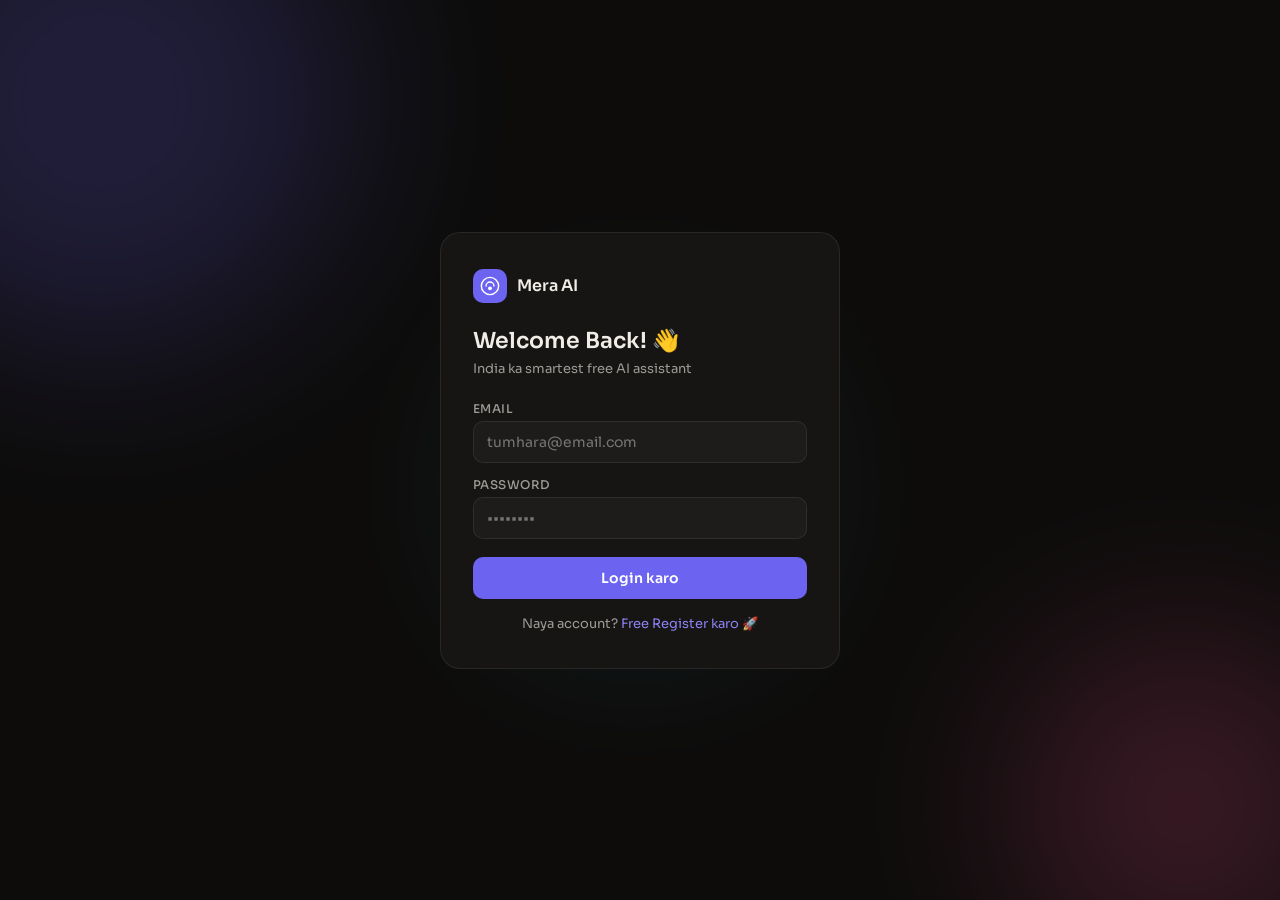
<file: index.html>
<!DOCTYPE html>
<html lang="hi" data-theme="dark">
<head>
<meta charset="UTF-8">
<meta name="viewport" content="width=device-width, initial-scale=1.0, maximum-scale=1.0">
<title>Mera AI — Smart Assistant</title>
<link rel="preconnect" href="https://fonts.googleapis.com">
<link href="https://fonts.googleapis.com/css2?family=Sora:wght@300;400;500;600;700&family=JetBrains+Mono:wght@400;500&display=swap" rel="stylesheet">
<link rel="stylesheet" href="css/style.css">
</head>
<body>

<!-- LOGIN PAGE -->
<div id="login-page" class="page active">
  <div class="auth-bg">
    <div class="orb orb1"></div><div class="orb orb2"></div><div class="orb orb3"></div>
  </div>
  <div class="auth-card">
    <div class="brand-logo"><div class="brand-icon"><svg width="22" height="22" viewBox="0 0 28 28" fill="none"><circle cx="14" cy="14" r="11" stroke="white" stroke-width="1.8"/><path d="M9 14c0-2.76 2.24-5 5-5s5 2.24 5 5" stroke="white" stroke-width="1.8" stroke-linecap="round"/><circle cx="14" cy="17" r="2.5" fill="white"/></svg></div><span>Mera AI</span></div>
    <h1>Welcome Back! 👋</h1>
    <p class="auth-sub">India ka smartest free AI assistant</p>
    <div class="form-group"><label>Email</label><input type="email" id="login-email" placeholder="tumhara@email.com" autocomplete="email"/></div>
    <div class="form-group"><label>Password</label><input type="password" id="login-pass" placeholder="••••••••" autocomplete="current-password"/></div>
    <button class="btn-primary" onclick="emailLogin()">Login karo</button>
    <p class="auth-switch">Naya account? <a onclick="showPage('signup-page')">Free Register karo 🚀</a></p>
  </div>
</div>

<!-- SIGNUP PAGE -->
<div id="signup-page" class="page">
  <div class="auth-bg"><div class="orb orb1"></div><div class="orb orb2"></div></div>
  <div class="auth-card">
    <div class="brand-logo"><div class="brand-icon"><svg width="22" height="22" viewBox="0 0 28 28" fill="none"><circle cx="14" cy="14" r="11" stroke="white" stroke-width="1.8"/><path d="M9 14c0-2.76 2.24-5 5-5s5 2.24 5 5" stroke="white" stroke-width="1.8" stroke-linecap="round"/><circle cx="14" cy="17" r="2.5" fill="white"/></svg></div><span>Mera AI</span></div>
    <h1>Free Account Banao</h1>
    <p class="auth-sub">Koi credit card nahi chahiye — 100% free shuru karo</p>
    <div class="form-group"><label>Naam</label><input type="text" id="signup-name" placeholder="Tumhara naam" autocomplete="name"/></div>
    <div class="form-group"><label>Email</label><input type="email" id="signup-email" placeholder="tumhara@email.com" autocomplete="email"/></div>
    <div class="form-group"><label>Password</label><input type="password" id="signup-pass" placeholder="6+ characters" autocomplete="new-password"/></div>
    <button class="btn-primary" onclick="doSignup()">Account Banao — Free! 🎉</button>
    <p class="auth-switch">Already account hai? <a onclick="showPage('login-page')">Login karo</a></p>
  </div>
</div>

<!-- MAIN APP -->
<div id="main-app" class="page">
  <div id="sidebar-overlay" class="sidebar-overlay" onclick="closeSidebar()"></div>

  <!-- SIDEBAR -->
  <aside id="sidebar" class="sidebar">
    <div class="sidebar-head">
      <div class="brand-logo small"><div class="brand-icon small"><svg width="14" height="14" viewBox="0 0 28 28" fill="none"><circle cx="14" cy="14" r="11" stroke="white" stroke-width="2"/><path d="M9 14c0-2.76 2.24-5 5-5s5 2.24 5 5" stroke="white" stroke-width="2" stroke-linecap="round"/><circle cx="14" cy="17" r="2.5" fill="white"/></svg></div><span>Mera AI</span></div>
      <button class="icon-btn" onclick="closeSidebar()">✕</button>
    </div>

    <button class="new-chat-btn" onclick="newChat()">+ Naya Chat</button>

    <!-- Mode Selector -->
    <div class="mode-section">
      <div class="section-label">⚡ Mode</div>
      <div class="mode-grid">
        <button class="mode-btn active" id="mode-chat" onclick="setMode('chat')">💬 Chat</button>
        <button class="mode-btn" id="mode-image" onclick="setMode('image')">🎨 Image</button>
        <button class="mode-btn" id="mode-code" onclick="setMode('code')">💻 Code</button>
        <button class="mode-btn" id="mode-pdf" onclick="setMode('pdf')">📄 PDF</button>
      </div>
    </div>

    <!-- Language -->
    <div class="lang-section">
      <div class="section-label">🌐 Bhasha</div>
      <select id="lang-select" class="lang-select" onchange="changeLang()">
        <option value="hinglish">🇮🇳 Hinglish</option>
        <option value="hindi">🇮🇳 Hindi</option>
        <option value="english">🇬🇧 English</option>
        <option value="bengali">Bengali</option>
        <option value="tamil">Tamil</option>
        <option value="telugu">Telugu</option>
        <option value="marathi">Marathi</option>
        <option value="gujarati">Gujarati</option>
      </select>
    </div>

    <div class="section-label">💬 Purane Chats</div>
    <div id="chat-list" class="chat-list"></div>

    <div class="sidebar-footer">
      <!-- Plan Badge -->
      <div class="plan-row" id="plan-row" onclick="showPlans()">
        <span id="plan-badge" class="plan-badge free">Free Plan</span>
        <span class="upgrade-hint">Upgrade →</span>
      </div>
      <div class="user-row" onclick="showProfile()">
        <div class="user-av" id="sidebar-av">U</div>
        <div class="user-meta">
          <div class="user-nm" id="sidebar-name">User</div>
          <div class="user-em" id="sidebar-email">user@email.com</div>
        </div>
      </div>
      <button class="logout-btn" onclick="logout()">Logout</button>
    </div>
  </aside>

  <!-- MAIN AREA -->
  <main class="chat-area">
    <!-- TOPBAR -->
    <div class="topbar">
      <button class="icon-btn" onclick="openSidebar()">
        <svg width="20" height="20" viewBox="0 0 20 20" fill="none"><path d="M3 5h14M3 10h14M3 15h14" stroke="currentColor" stroke-width="1.5" stroke-linecap="round"/></svg>
      </button>
      <div class="topbar-center">
        <span id="mode-label">💬 Chat Mode</span>
      </div>
      <div class="topbar-right">
        <button class="icon-btn" onclick="toggleTheme()" id="theme-btn">
          <svg id="theme-svg" width="18" height="18" viewBox="0 0 18 18" fill="none"><path d="M2 9a7 7 0 0 1 9.95-6.37A5 5 0 1 0 9.95 15.37 7 7 0 0 1 2 9z" fill="currentColor"/></svg>
        </button>
        <button class="icon-btn" onclick="clearChat()">
          <svg width="18" height="18" viewBox="0 0 18 18" fill="none"><path d="M3 5h12l-1 10H4L3 5zM6 5V3h6v2M1 5h16" stroke="currentColor" stroke-width="1.4" stroke-linecap="round" stroke-linejoin="round"/></svg>
        </button>
      </div>
    </div>

    <!-- MESSAGES -->
    <div id="messages" class="messages"></div>

    <!-- PDF UPLOAD AREA -->
    <div id="pdf-area" class="pdf-area" style="display:none">
      <label class="pdf-upload" for="pdf-input">
        <span>📄 PDF yahan drop karo ya click karo</span>
        <input type="file" id="pdf-input" accept=".pdf" onchange="handlePDF(this)" style="display:none"/>
      </label>
      <div id="pdf-status" class="pdf-status"></div>
    </div>

    <!-- CODE EDITOR -->
    <div id="code-area" class="code-area" style="display:none">
      <div class="code-toolbar">
        <select id="code-lang" class="code-lang-select">
          <option value="python">Python</option>
          <option value="javascript">JavaScript</option>
          <option value="html">HTML</option>
          <option value="css">CSS</option>
          <option value="java">Java</option>
          <option value="cpp">C++</option>
        </select>
        <button class="code-btn" onclick="explainCode()">💡 Explain karo</button>
        <button class="code-btn" onclick="fixCode()">🔧 Fix karo</button>
        <button class="code-btn" onclick="improveCode()">⚡ Improve karo</button>
      </div>
      <textarea id="code-editor" class="code-editor" placeholder="Yahan code paste karo..."></textarea>
    </div>

    <!-- INPUT ZONE -->
    <div class="input-zone" id="input-zone">
      <div class="input-box" id="input-box">
        <!-- Voice Button -->
        <button class="voice-btn" id="voice-btn" onclick="toggleVoice()" title="Voice input">
          <svg width="16" height="16" viewBox="0 0 16 16" fill="none"><rect x="5" y="1" width="6" height="9" rx="3" stroke="currentColor" stroke-width="1.3"/><path d="M2 8a6 6 0 0 0 12 0M8 14v2" stroke="currentColor" stroke-width="1.3" stroke-linecap="round"/></svg>
        </button>
        <textarea id="msg-input" placeholder="Kuch bhi poochho..." rows="1" onkeydown="handleKey(event)" oninput="autoResize(this)"></textarea>
        <button class="send-btn" id="send-btn" onclick="sendMsg()">
          <svg width="18" height="18" viewBox="0 0 18 18" fill="none"><path d="M2 16L16 9 2 2v5l10 2-10 2v5z" fill="currentColor"/></svg>
        </button>
      </div>
      <div class="input-hint">
        <span id="lang-hint">🇮🇳 Hinglish</span>
        <span id="mode-hint">💬 Chat</span>
      </div>
    </div>
  </main>
</div>

<!-- PLANS MODAL -->
<div id="plans-modal" class="modal-bg" style="display:none" onclick="closePlans()">
  <div class="modal-box wide" onclick="event.stopPropagation()">
    <div class="modal-head"><h2>Plan Choose Karo 💎</h2><button class="icon-btn" onclick="closePlans()">✕</button></div>
    <div class="plans-grid">
      <div class="plan-card">
        <div class="plan-name">Free</div>
        <div class="plan-price">₹0<span>/mahina</span></div>
        <ul class="plan-features">
          <li>✅ 30 messages/din</li>
          <li>✅ Chat + Image + Code</li>
          <li>✅ 8 languages</li>
          <li>❌ PDF upload</li>
          <li>❌ Voice output</li>
          <li>❌ Priority speed</li>
        </ul>
        <button class="plan-btn current-btn" disabled>Current Plan</button>
      </div>
      <div class="plan-card popular">
        <div class="popular-tag">🔥 Most Popular</div>
        <div class="plan-name">Pro</div>
        <div class="plan-price">₹199<span>/mahina</span></div>
        <ul class="plan-features">
          <li>✅ Unlimited messages</li>
          <li>✅ PDF upload + analysis</li>
          <li>✅ Voice input + output</li>
          <li>✅ Priority speed</li>
          <li>✅ Better image quality</li>
          <li>✅ Chat history forever</li>
        </ul>
        <button class="plan-btn upgrade-btn" onclick="buyPlan('pro', 199)">Pro Lo — ₹199 🚀</button>
      </div>
      <div class="plan-card">
        <div class="plan-name">Business</div>
        <div class="plan-price">₹499<span>/mahina</span></div>
        <ul class="plan-features">
          <li>✅ Sab Pro features</li>
          <li>✅ 5 team members</li>
          <li>✅ Custom AI personality</li>
          <li>✅ API access</li>
          <li>✅ Priority support</li>
          <li>✅ Analytics dashboard</li>
        </ul>
        <button class="plan-btn upgrade-btn" onclick="buyPlan('business', 499)">Business Lo — ₹499</button>
      </div>
    </div>
  </div>
</div>

<!-- PROFILE MODAL -->
<div id="profile-modal" class="modal-bg" style="display:none" onclick="closeProfile()">
  <div class="modal-box" onclick="event.stopPropagation()">
    <div class="modal-head"><h2>Profile ✏️</h2><button class="icon-btn" onclick="closeProfile()">✕</button></div>
    <div class="profile-av" id="profile-av-big">U</div>
    <div class="form-group"><label>Naam</label><input type="text" id="p-name"/></div>
    <div class="form-group"><label>Email</label><input type="email" id="p-email" readonly/></div>
    <button class="btn-primary" onclick="saveProfile()">Save karo ✅</button>
  </div>
</div>

<!-- RAZORPAY -->
<script src="https://checkout.razorpay.com/v1/checkout.js"></script>
<script src="js/app.js"></script>
</body>
</html>
</file>
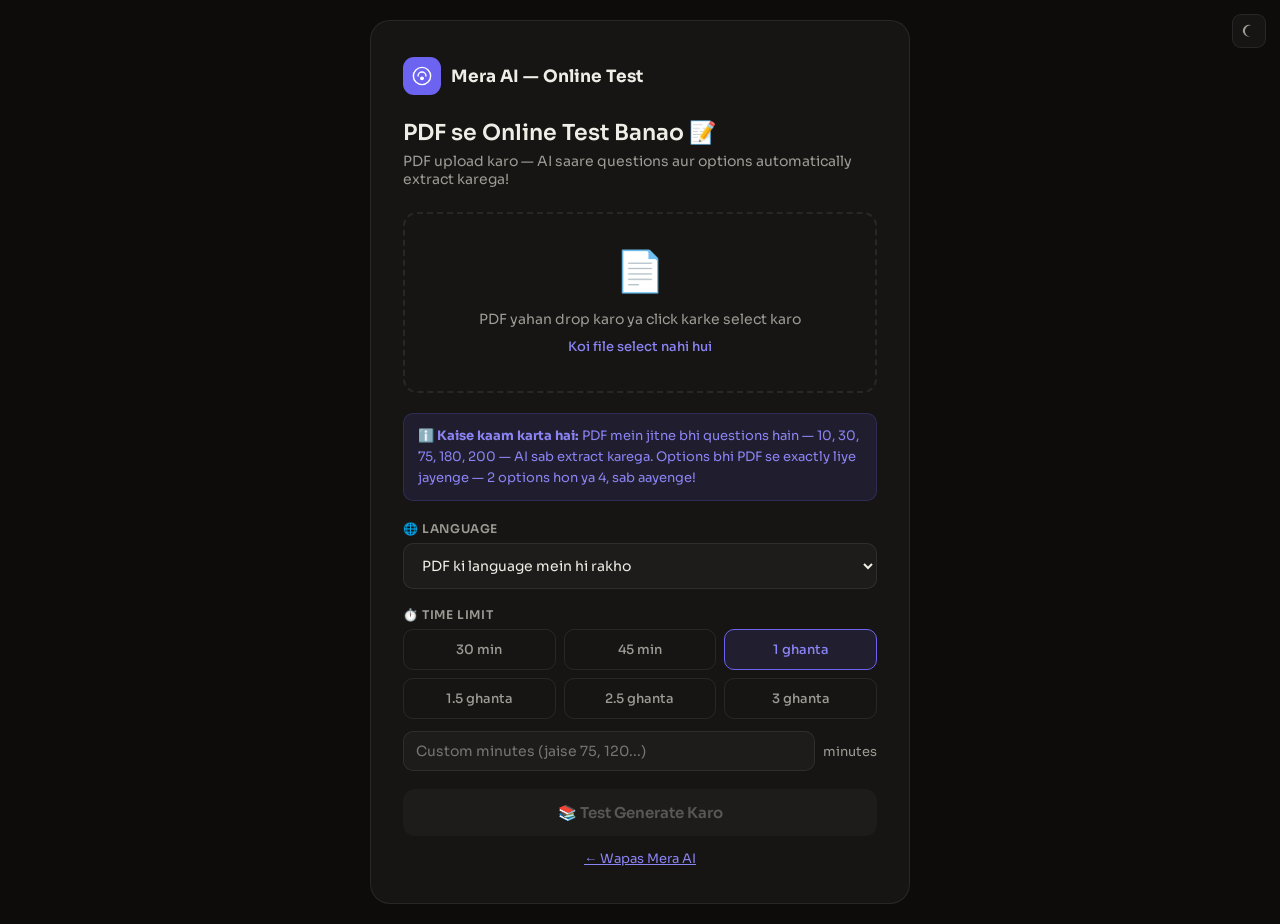
<file: quiz.html>
<!DOCTYPE html>
<html lang="hi" data-theme="dark">
<head>
<meta charset="UTF-8">
<meta name="viewport" content="width=device-width, initial-scale=1.0, maximum-scale=1.0">
<title>Mera AI — Online Test</title>
<link rel="preconnect" href="https://fonts.googleapis.com">
<link href="https://fonts.googleapis.com/css2?family=Sora:wght@300;400;500;600;700&display=swap" rel="stylesheet">
<style>
:root{--bg:#0d0c0b;--surface:#161513;--surface2:#1e1c1a;--border:rgba(255,255,255,0.08);--text:#f0ede6;--text2:#9e9b96;--text3:#5a5855;--accent:#6c63f0;--accent2:#8b84f5;--accent-bg:rgba(108,99,240,0.12);--green:#16a34a;--red:#dc2626;--yellow:#d97706;--font:'Sora',sans-serif}
[data-theme="light"]{--bg:#f5f4f0;--surface:#fff;--surface2:#eeece8;--border:rgba(0,0,0,0.08);--text:#1a1816;--text2:#6b6860;--text3:#aaa8a3}
*,*::before,*::after{box-sizing:border-box;margin:0;padding:0}
html,body{min-height:100%;font-family:var(--font);background:var(--bg);color:var(--text);-webkit-font-smoothing:antialiased}
button{font-family:var(--font);cursor:pointer}

.screen{display:none;min-height:100vh}
.screen.active{display:flex;flex-direction:column;align-items:center}

/* SETUP */
#setup-screen{justify-content:center;padding:20px}
.setup-card{background:var(--surface);border:1px solid var(--border);border-radius:20px;padding:36px 32px;width:100%;max-width:540px;animation:slideUp .4s ease}
@keyframes slideUp{from{opacity:0;transform:translateY(20px)}to{opacity:1;transform:translateY(0)}}
.setup-logo{display:flex;align-items:center;gap:10px;margin-bottom:24px}
.logo-icon{width:38px;height:38px;background:var(--accent);border-radius:11px;display:flex;align-items:center;justify-content:center}
.setup-card h1{font-size:22px;font-weight:600;margin-bottom:6px}
.setup-card>p{color:var(--text2);font-size:14px;margin-bottom:24px}
.form-group{margin-bottom:18px}
.form-group label{display:block;font-size:12px;font-weight:600;color:var(--text2);margin-bottom:7px;text-transform:uppercase;letter-spacing:.05em}
.form-group select,.form-group input{width:100%;padding:12px 14px;border:1px solid var(--border);border-radius:10px;background:var(--surface2);color:var(--text);font-size:14px;outline:none;font-family:var(--font);transition:border-color .2s}
.form-group select:focus,.form-group input:focus{border-color:var(--accent)}

.pdf-drop{border:2px dashed var(--border);border-radius:14px;padding:32px 20px;text-align:center;cursor:pointer;transition:all .2s;margin-bottom:20px}
.pdf-drop:hover,.pdf-drop.dragover{border-color:var(--accent);background:var(--accent-bg)}
.pdf-icon{font-size:40px;margin-bottom:12px}
.pdf-drop p{color:var(--text2);font-size:14px;line-height:1.5}
.pdf-drop .fname{color:var(--accent2);font-size:13px;font-weight:500;margin-top:8px}
.pdf-drop .finfo{color:var(--text3);font-size:12px;margin-top:4px}

.time-grid{display:grid;grid-template-columns:repeat(3,1fr);gap:8px;margin-bottom:12px}
.tchip{padding:11px 8px;border:1.5px solid var(--border);border-radius:10px;background:transparent;color:var(--text2);font-size:13px;font-weight:500;transition:all .2s;text-align:center}
.tchip:hover{border-color:var(--accent);color:var(--accent2)}
.tchip.sel{background:var(--accent-bg);border-color:var(--accent);color:var(--accent2)}
.custom-row{display:flex;gap:8px;align-items:center}
.custom-row input{flex:1;padding:10px 12px;border:1px solid var(--border);border-radius:10px;background:var(--surface2);color:var(--text);font-size:14px;outline:none;font-family:var(--font)}
.custom-row span{color:var(--text2);font-size:13px;white-space:nowrap}

.info-box{background:var(--accent-bg);border:1px solid rgba(108,99,240,0.2);border-radius:10px;padding:12px 14px;font-size:13px;color:var(--accent2);margin-bottom:20px;line-height:1.6}

.start-btn{width:100%;padding:14px;background:var(--accent);color:white;border:none;border-radius:12px;font-size:15px;font-weight:600;transition:all .2s}
.start-btn:hover:not(:disabled){background:var(--accent2);transform:translateY(-1px)}
.start-btn:disabled{background:var(--surface2);color:var(--text3);cursor:not-allowed}
.back-link{text-align:center;margin-top:14px;font-size:13px;color:var(--text2)}
.back-link a{color:var(--accent2)}

/* LOADING */
#loading-screen{justify-content:center;align-items:center;padding:20px}
.loading-card{background:var(--surface);border:1px solid var(--border);border-radius:20px;padding:48px 36px;max-width:380px;width:100%;text-align:center}
.spinner{width:52px;height:52px;border:3px solid var(--border);border-top-color:var(--accent);border-radius:50%;animation:spin .8s linear infinite;margin:0 auto 20px}
@keyframes spin{to{transform:rotate(360deg)}}
.loading-card h3{font-size:18px;font-weight:600;margin-bottom:8px}
.loading-card p{color:var(--text2);font-size:14px}
.loading-dots{display:flex;gap:6px;justify-content:center;margin-top:16px}
.ldot{width:8px;height:8px;border-radius:50%;background:var(--accent);opacity:.3;animation:ldotb 1.2s infinite}
.ldot:nth-child(2){animation-delay:.2s}.ldot:nth-child(3){animation-delay:.4s}
@keyframes ldotb{0%,60%,100%{opacity:.3}30%{opacity:1}}

/* QUIZ */
#quiz-screen{padding:0}
.quiz-wrap{width:100%;max-width:760px;margin:0 auto;display:flex;flex-direction:column;min-height:100vh}

.quiz-header{position:sticky;top:0;z-index:10;background:var(--surface);border-bottom:1px solid var(--border);padding:12px 16px;display:flex;align-items:center;gap:10px}
.timer-box{display:flex;align-items:center;gap:6px;background:var(--surface2);border:1.5px solid var(--border);padding:8px 13px;border-radius:10px;font-size:14px;font-weight:700;font-family:monospace;min-width:85px;flex-shrink:0}
.timer-box.warn{border-color:var(--yellow);color:var(--yellow)}
.timer-box.danger{border-color:var(--red);color:var(--red);animation:blink .7s infinite}
@keyframes blink{0%,100%{opacity:1}50%{opacity:.4}}
.prog-wrap{flex:1}
.prog-text{display:flex;justify-content:space-between;font-size:12px;color:var(--text2);margin-bottom:5px}
.prog-bar{height:5px;background:var(--surface2);border-radius:3px;overflow:hidden}
.prog-fill{height:100%;background:var(--accent);border-radius:3px;transition:width .3s}
.quit-btn{padding:7px 12px;border:1px solid var(--border);border-radius:8px;background:transparent;color:var(--text2);font-size:12px}
.quit-btn:hover{border-color:var(--red);color:var(--red)}

/* Question Map */
.q-map{padding:10px 16px;display:flex;flex-wrap:wrap;gap:5px;border-bottom:1px solid var(--border);background:var(--surface);max-height:80px;overflow-y:auto}
.qdot{width:26px;height:26px;border-radius:6px;border:1.5px solid var(--border);font-size:10px;font-weight:600;display:flex;align-items:center;justify-content:center;cursor:pointer;transition:all .15s;color:var(--text2);background:transparent;flex-shrink:0}
.qdot:hover{border-color:var(--accent);color:var(--accent2)}
.qdot.ans{background:var(--accent-bg);border-color:var(--accent);color:var(--accent2)}
.qdot.cur{background:var(--accent);color:white;border-color:var(--accent)}

/* Question */
.q-area{flex:1;padding:24px 20px}
.q-num{font-size:11px;font-weight:700;color:var(--accent2);text-transform:uppercase;letter-spacing:.07em;margin-bottom:10px}
.q-text{font-size:16px;font-weight:500;line-height:1.65;margin-bottom:22px;color:var(--text)}
.options-list{display:flex;flex-direction:column;gap:10px}

.opt{display:flex;align-items:flex-start;gap:12px;padding:13px 15px;border:1.5px solid var(--border);border-radius:12px;cursor:pointer;transition:all .2s;background:var(--surface);color:var(--text);width:100%;text-align:left}
.opt:hover:not(.disabled){border-color:var(--accent);background:var(--accent-bg)}
.opt.sel{border-color:var(--accent);background:var(--accent-bg)}
.opt.correct{border-color:var(--green)!important;background:rgba(22,163,74,0.1)!important}
.opt.wrong{border-color:var(--red)!important;background:rgba(220,38,38,0.1)!important}
.opt.show-c{border-color:var(--green)!important;background:rgba(22,163,74,0.07)!important}
.opt.disabled{cursor:not-allowed}
.opt-k{width:28px;height:28px;min-width:28px;border-radius:7px;background:var(--surface2);display:flex;align-items:center;justify-content:center;font-size:12px;font-weight:700;flex-shrink:0;margin-top:1px}
.opt.sel .opt-k{background:var(--accent);color:white}
.opt.correct .opt-k{background:var(--green);color:white}
.opt.wrong .opt-k{background:var(--red);color:white}
.opt.show-c .opt-k{background:var(--green);color:white}
.opt-v{font-size:14px;line-height:1.55;flex:1}

.expl{margin-top:16px;padding:13px 15px;background:rgba(108,99,240,0.08);border:1px solid rgba(108,99,240,0.15);border-radius:10px;font-size:13px;color:var(--text2);line-height:1.65;animation:slideUp .3s ease}
.expl strong{color:var(--accent2)}

/* Nav */
.quiz-nav{padding:14px 16px;border-top:1px solid var(--border);display:flex;gap:10px;background:var(--surface);flex-shrink:0}
.prev-b,.next-b,.sub-b{flex:1;padding:12px;border-radius:10px;font-size:14px;font-weight:600;border:none;transition:all .2s}
.prev-b{background:var(--surface2);color:var(--text2)}
.prev-b:hover{background:var(--border)}
.next-b{background:var(--accent);color:white}
.next-b:hover{background:var(--accent2)}
.sub-b{background:var(--green);color:white}
.sub-b:hover{background:#15803d}

/* RESULT */
#result-screen{padding:16px;justify-content:flex-start}
.res-wrap{width:100%;max-width:760px;margin:0 auto}
.res-top{background:var(--surface);border:1px solid var(--border);border-radius:20px;padding:28px;text-align:center;margin-bottom:16px;animation:slideUp .4s ease}
.res-emoji{font-size:52px;margin-bottom:14px}
.res-top h2{font-size:22px;font-weight:700;margin-bottom:5px}
.res-top p{color:var(--text2);font-size:14px}
.score-pct{font-size:56px;font-weight:800;color:var(--accent2);margin:14px 0 4px;line-height:1}
.score-txt{font-size:14px;color:var(--text2)}

.stats-row{display:grid;grid-template-columns:repeat(2,1fr);gap:10px;margin-bottom:16px}
@media(min-width:480px){.stats-row{grid-template-columns:repeat(4,1fr)}}
.scard{background:var(--surface);border:1px solid var(--border);border-radius:13px;padding:16px;text-align:center}
.snum{font-size:28px;font-weight:800;margin-bottom:3px}
.snum.g{color:var(--green)}.snum.r{color:var(--red)}.snum.y{color:var(--yellow)}.snum.a{color:var(--accent2)}
.slbl{font-size:12px;color:var(--text2)}

.chart-card{background:var(--surface);border:1px solid var(--border);border-radius:16px;padding:22px;margin-bottom:16px}
.chart-card h3{font-size:14px;font-weight:600;margin-bottom:16px}
.brow{display:flex;align-items:center;gap:10px;margin-bottom:12px}
.blbl{font-size:12px;color:var(--text2);width:65px;flex-shrink:0}
.bwrap{flex:1;height:24px;background:var(--surface2);border-radius:6px;overflow:hidden}
.bfill{height:100%;border-radius:6px;transition:width 1.2s ease;display:flex;align-items:center;padding-left:8px;font-size:11px;font-weight:700;color:white}
.bcnt{font-size:13px;color:var(--text2);width:28px;text-align:right;flex-shrink:0}

.res-actions{display:flex;gap:10px;margin-bottom:20px}
.rab{flex:1;padding:13px;border-radius:12px;font-size:14px;font-weight:600;border:none;transition:all .2s}
.rab.p{background:var(--accent);color:white}.rab.p:hover{background:var(--accent2)}
.rab.s{background:var(--surface2);color:var(--text)}.rab.s:hover{background:var(--border)}

.rev-section h3{font-size:15px;font-weight:600;margin-bottom:14px}
.rev-item{background:var(--surface);border:1px solid var(--border);border-radius:14px;padding:18px;margin-bottom:12px}
.rev-qn{font-size:11px;font-weight:700;color:var(--text3);margin-bottom:8px;text-transform:uppercase;letter-spacing:.05em}
.rev-qt{font-size:14px;font-weight:500;margin-bottom:14px;line-height:1.6}
.rev-opts{display:flex;flex-direction:column;gap:6px;margin-bottom:12px}
.ropt{display:flex;align-items:flex-start;gap:9px;padding:9px 12px;border-radius:9px;font-size:13px;line-height:1.5}
.ropt.c{background:rgba(22,163,74,0.1);border:1px solid rgba(22,163,74,0.25)}
.ropt.w{background:rgba(220,38,38,0.1);border:1px solid rgba(220,38,38,0.25)}
.ropt.n{background:var(--surface2)}
.ropt-k{width:22px;height:22px;min-width:22px;border-radius:5px;background:var(--surface);display:flex;align-items:center;justify-content:center;font-size:10px;font-weight:800;flex-shrink:0;margin-top:1px}
.rev-expl{font-size:13px;color:var(--text2);background:var(--accent-bg);padding:10px 13px;border-radius:8px;line-height:1.65}

.toast{position:fixed;bottom:24px;left:50%;transform:translateX(-50%);background:var(--text);color:var(--bg);padding:10px 20px;border-radius:20px;font-size:13px;font-weight:500;z-index:999;white-space:nowrap;pointer-events:none;animation:toastIn .3s ease}
@keyframes toastIn{from{opacity:0;transform:translateX(-50%) translateY(8px)}to{opacity:1;transform:translateX(-50%) translateY(0)}}

.theme-btn{position:fixed;top:14px;right:14px;z-index:50;width:34px;height:34px;border:1px solid var(--border);border-radius:9px;background:var(--surface);color:var(--text2);display:flex;align-items:center;justify-content:center;cursor:pointer}
.theme-btn:hover{border-color:var(--accent);color:var(--accent2)}

@media(max-width:480px){
  .setup-card{padding:22px 16px}
  .q-area{padding:16px 13px}
  .q-text{font-size:15px}
  .quiz-nav{padding:10px 13px;gap:8px}
  .prev-b,.next-b,.sub-b{font-size:13px;padding:11px 8px}
}
</style>
</head>
<body>

<button class="theme-btn" onclick="toggleTheme()">
  <svg id="tsv" width="16" height="16" viewBox="0 0 18 18" fill="none"><path d="M2 9a7 7 0 0 1 9.95-6.37A5 5 0 1 0 9.95 15.37 7 7 0 0 1 2 9z" fill="currentColor"/></svg>
</button>

<!-- SETUP -->
<div id="setup-screen" class="screen active">
  <div class="setup-card">
    <div class="setup-logo">
      <div class="logo-icon"><svg width="22" height="22" viewBox="0 0 28 28" fill="none"><circle cx="14" cy="14" r="11" stroke="white" stroke-width="1.8"/><path d="M9 14c0-2.76 2.24-5 5-5s5 2.24 5 5" stroke="white" stroke-width="1.8" stroke-linecap="round"/><circle cx="14" cy="17" r="2.5" fill="white"/></svg></div>
      <span style="font-size:17px;font-weight:700">Mera AI — Online Test</span>
    </div>
    <h1>PDF se Online Test Banao 📝</h1>
    <p>PDF upload karo — AI saare questions aur options automatically extract karega!</p>

    <div class="pdf-drop" id="pdf-drop" onclick="document.getElementById('pfile').click()" ondragover="dov(event)" ondragleave="dol(event)" ondrop="dof(event)">
      <div class="pdf-icon">📄</div>
      <p>PDF yahan drop karo ya click karke select karo</p>
      <div class="fname" id="fname">Koi file select nahi hui</div>
      <div class="finfo" id="finfo"></div>
      <input type="file" id="pfile" accept=".pdf" onchange="handleFile(this)" style="display:none"/>
    </div>

    <div class="info-box">
      ℹ️ <strong>Kaise kaam karta hai:</strong> PDF mein jitne bhi questions hain — 10, 30, 75, 180, 200 — AI sab extract karega. Options bhi PDF se exactly liye jayenge — 2 options hon ya 4, sab aayenge!
    </div>

    <div class="form-group">
      <label>🌐 Language</label>
      <select id="qlang">
        <option value="as_is">PDF ki language mein hi rakho</option>
        <option value="hinglish">Hinglish mein convert karo</option>
        <option value="hindi">Hindi mein convert karo</option>
        <option value="english">English mein convert karo</option>
      </select>
    </div>

    <div class="form-group">
      <label>⏱️ Time Limit</label>
      <div class="time-grid">
        <button class="tchip" onclick="st(30,this)">30 min</button>
        <button class="tchip" onclick="st(45,this)">45 min</button>
        <button class="tchip sel" onclick="st(60,this)">1 ghanta</button>
        <button class="tchip" onclick="st(90,this)">1.5 ghanta</button>
        <button class="tchip" onclick="st(150,this)">2.5 ghanta</button>
        <button class="tchip" onclick="st(180,this)">3 ghanta</button>
      </div>
      <div class="custom-row" style="margin-top:8px">
        <input type="number" id="cmins" placeholder="Custom minutes (jaise 75, 120...)" min="1" max="360" oninput="sct(this)"/>
        <span>minutes</span>
      </div>
    </div>

    <button class="start-btn" id="sbtn" onclick="startQuiz()" disabled>📚 Test Generate Karo</button>
    <div class="back-link"><a href="index.html">← Wapas Mera AI</a></div>
  </div>
</div>

<!-- LOADING -->
<div id="loading-screen" class="screen">
  <div class="loading-card">
    <div class="spinner"></div>
    <h3>Questions Extract Ho Rahe Hain...</h3>
    <p id="lmsg">PDF analyze ho rahi hai 🤖</p>
    <div class="loading-dots"><div class="ldot"></div><div class="ldot"></div><div class="ldot"></div></div>
  </div>
</div>

<!-- QUIZ -->
<div id="quiz-screen" class="screen">
  <div class="quiz-wrap">
    <div class="quiz-header">
      <div class="timer-box" id="tbox">⏱️ 00:00</div>
      <div class="prog-wrap">
        <div class="prog-text"><span id="qprog">Q 1/1</span><span id="qans">0 answered</span></div>
        <div class="prog-bar"><div class="prog-fill" id="pfill" style="width:0%"></div></div>
      </div>
      <button class="quit-btn" onclick="cquit()">Quit</button>
    </div>
    <div class="q-map" id="qmap"></div>
    <div class="q-area" id="qarea"></div>
    <div class="quiz-nav">
      <button class="prev-b" id="prevb" onclick="prevQ()">← Pichla</button>
      <button class="next-b" id="nextb" onclick="nextQ()">Agla →</button>
      <button class="sub-b" id="subb" style="display:none" onclick="csub()">✅ Submit</button>
    </div>
  </div>
</div>

<!-- RESULT -->
<div id="result-screen" class="screen">
  <div class="res-wrap">
    <div class="res-top">
      <div class="res-emoji" id="remi">🎉</div>
      <h2 id="rtitle">Bahut Achha!</h2>
      <p id="rsub">Test complete ho gaya</p>
      <div class="score-pct" id="spct">0%</div>
      <div class="score-txt" id="stxt">0 out of 0 correct</div>
    </div>
    <div class="stats-row">
      <div class="scard"><div class="snum g" id="sc">0</div><div class="slbl">✅ Correct</div></div>
      <div class="scard"><div class="snum r" id="sw">0</div><div class="slbl">❌ Wrong</div></div>
      <div class="scard"><div class="snum y" id="ss">0</div><div class="slbl">⏭️ Skipped</div></div>
      <div class="scard"><div class="snum a" id="st2">0:00</div><div class="slbl">⏱️ Time</div></div>
    </div>
    <div class="chart-card">
      <h3>📊 Analysis</h3>
      <div class="brow"><span class="blbl">Correct</span><div class="bwrap"><div class="bfill" id="bc" style="width:0%;background:var(--green)">0</div></div><span class="bcnt" id="bcc">0</span></div>
      <div class="brow"><span class="blbl">Wrong</span><div class="bwrap"><div class="bfill" id="bw" style="width:0%;background:var(--red)">0</div></div><span class="bcnt" id="bwc">0</span></div>
      <div class="brow"><span class="blbl">Skipped</span><div class="bwrap"><div class="bfill" id="bs" style="width:0%;background:var(--yellow)">0</div></div><span class="bcnt" id="bsc">0</span></div>
    </div>
    <div class="res-actions">
      <button class="rab p" onclick="retake()">🔄 Dobara Karo</button>
      <button class="rab s" onclick="nquiz()">📝 Naya Test</button>
    </div>
    <div class="rev-section">
      <h3>📋 Detailed Review — Har Question ka Answer</h3>
      <div id="revlist"></div>
    </div>
  </div>
</div>

<script>
let qs=[], ans={}, cq=0, tl=3600, ti=null, el=0, pdfTxt='', selTime=60;

// Theme
const th = localStorage.getItem('qth')||'dark';
document.documentElement.setAttribute('data-theme',th);
if(th==='light') document.getElementById('tsv').innerHTML='<path d="M9 1v2M9 15v2M1 9h2M15 9h2M3.22 3.22l1.41 1.41M13.36 13.36l1.42 1.42M3.22 14.78l1.41-1.41M13.36 4.64l1.42-1.42M12 9A3 3 0 1 1 6 9a3 3 0 0 1 6 0z" stroke="currentColor" stroke-width="1.3" stroke-linecap="round"/>';
function toggleTheme(){
  const t=document.documentElement.getAttribute('data-theme')==='dark'?'light':'dark';
  document.documentElement.setAttribute('data-theme',t);
  localStorage.setItem('qth',t);
  document.getElementById('tsv').innerHTML=t==='dark'?'<path d="M2 9a7 7 0 0 1 9.95-6.37A5 5 0 1 0 9.95 15.37 7 7 0 0 1 2 9z" fill="currentColor"/>':'<path d="M9 1v2M9 15v2M1 9h2M15 9h2M3.22 3.22l1.41 1.41M13.36 13.36l1.42 1.42M3.22 14.78l1.41-1.41M13.36 4.64l1.42-1.42M12 9A3 3 0 1 1 6 9a3 3 0 0 1 6 0z" stroke="currentColor" stroke-width="1.3" stroke-linecap="round"/>';
}

function showS(id){document.querySelectorAll('.screen').forEach(s=>s.classList.remove('active'));document.getElementById(id).classList.add('active');window.scrollTo(0,0);}

// PDF
function dov(e){e.preventDefault();document.getElementById('pdf-drop').classList.add('dragover');}
function dol(e){document.getElementById('pdf-drop').classList.remove('dragover');}
function dof(e){e.preventDefault();dol(e);const f=e.dataTransfer.files[0];if(f&&f.type==='application/pdf')pf(f);else toast('Sirf PDF!');}
function handleFile(i){if(i.files[0])pf(i.files[0]);}

function pf(file){
  document.getElementById('fname').textContent='📄 '+file.name;
  document.getElementById('finfo').textContent='Size: '+Math.round(file.size/1024)+' KB — Reading...';
  const r=new FileReader();
  r.onload=async(e)=>{
    try{
      pdfTxt=await exTxt(e.target.result);
      document.getElementById('finfo').textContent='✅ PDF ready! Questions extract honge automatically';
      document.getElementById('sbtn').disabled=false;
      toast('PDF load ho gaya! ✅');
    }catch(err){toast('PDF read error — text PDF use karo');}
  };
  r.readAsArrayBuffer(file);
}

async function exTxt(buf){
  const bytes=new Uint8Array(buf);
  const str=new TextDecoder('latin1').decode(bytes);
  let txt='';
  const blocks=str.match(/BT[\s\S]*?ET/g)||[];
  blocks.forEach(b=>{const tjs=b.match(/\(([^)]+)\)\s*Tj/g)||[];tjs.forEach(t=>{txt+=t.replace(/\(([^)]+)\)\s*Tj/,'$1')+' ';});});
  const readable=str.replace(/[^\x20-\x7E\n]/g,' ').replace(/\s+/g,' ');
  const combined=(txt+' '+readable).trim();
  return combined.length>100?combined:'PDF content extracted: '+combined;
}

// Time
function st(m,btn){selTime=m;tl=m*60;document.querySelectorAll('.tchip').forEach(b=>b.classList.remove('sel'));if(btn)btn.classList.add('sel');document.getElementById('cmins').value='';}
function sct(i){const v=parseInt(i.value);if(v>0&&v<=360){selTime=v;tl=v*60;document.querySelectorAll('.tchip').forEach(b=>b.classList.remove('sel'));}}

// START
async function startQuiz(){
  const lang=document.getElementById('qlang').value;
  if(!pdfTxt){toast('Pehle PDF upload karo!');return;}
  showS('loading-screen');
  const msgs=['PDF analyze ho rahi hai 🤖','Questions dhundh rahe hain 🔍','Options extract ho rahe hain ✨','Almost ready... 🎯','Thoda aur ruko... ⏳'];
  let mi=0;const mint=setInterval(()=>{document.getElementById('lmsg').textContent=msgs[mi%msgs.length];mi++;},2500);
  try{
    const res=await fetch('/api/quiz',{method:'POST',headers:{'Content-Type':'application/json'},body:JSON.stringify({pdfText:pdfTxt,language:lang})});
    const data=await res.json();
    clearInterval(mint);
    if(data.error||!data.questions||!data.questions.length){showS('setup-screen');toast('❌ '+(data.error||'Questions nahi mila PDF mein'));return;}
    qs=data.questions;ans={};cq=0;el=0;
    toast(`✅ ${qs.length} questions mila!`);
    buildMap();renderQ();startTimer();showS('quiz-screen');
  }catch(e){clearInterval(mint);showS('setup-screen');toast('❌ Server error — dobara try karo');}
}

// TIMER
function startTimer(){
  clearInterval(ti);let rem=tl;updTimer(rem);
  ti=setInterval(()=>{rem--;el++;updTimer(rem);if(rem<=0){clearInterval(ti);submitQuiz();}},1000);
}
function updTimer(r){
  const h=Math.floor(r/3600),m=Math.floor((r%3600)/60),s=r%60;
  const d=h>0?`${h}:${p(m)}:${p(s)}`:`${p(m)}:${p(s)}`;
  const el2=document.getElementById('tbox');
  el2.textContent='⏱️ '+d;
  el2.className='timer-box'+(r<300?(r<60?' danger':' warn'):'');
}
function p(n){return n.toString().padStart(2,'0');}

// RENDER Q
function renderQ(){
  const q=qs[cq];if(!q)return;
  const ac=Object.keys(ans).length;
  document.getElementById('qprog').textContent=`Q ${cq+1}/${qs.length}`;
  document.getElementById('qans').textContent=ac+' answered';
  document.getElementById('pfill').style.width=((cq+1)/qs.length*100)+'%';
  document.getElementById('prevb').style.display=cq===0?'none':'flex';
  const isLast=cq===qs.length-1;
  document.getElementById('nextb').style.display=isLast?'none':'flex';
  document.getElementById('subb').style.display=isLast?'flex':'none';

  const ua=ans[q.id];const isAns=ua!==undefined;
  const opts=q.options||{};
  let optsH='';
  Object.entries(opts).forEach(([k,v])=>{
    let cls='opt';
    if(isAns){cls+=' disabled';if(k===q.correct)cls+=' correct';else if(k===ua)cls+=' wrong';}
    else if(ua===k)cls+=' sel';
    optsH+=`<button class="${cls}" onclick="selAns('${q.id}','${k}')"><div class="opt-k">${k}</div><div class="opt-v">${eh(v)}</div></button>`;
  });

  const explH=isAns?`<div class="expl"><strong>💡 Explanation:</strong> ${eh(q.explanation||('Sahi jawab: '+q.correct))}</div>`:'';
  document.getElementById('qarea').innerHTML=`<div class="q-num">Question ${cq+1} of ${qs.length}</div><div class="q-text">${eh(q.question)}</div><div class="options-list">${optsH}</div>${explH}`;
  updMap();
}

function selAns(qid,key){
  const q=qs.find(q=>String(q.id)===String(qid));
  if(!q||ans[qid]!==undefined)return;
  ans[qid]=key;renderQ();
  if(cq<qs.length-1)setTimeout(()=>{cq++;renderQ();updMap();},1400);
}

function prevQ(){if(cq>0){cq--;renderQ();}}
function nextQ(){if(cq<qs.length-1){cq++;renderQ();}}

// MAP
function buildMap(){
  const m=document.getElementById('qmap');m.innerHTML='';
  qs.forEach((q,i)=>{
    const d=document.createElement('button');
    d.className='qdot'+(i===cq?' cur':'');
    d.textContent=i+1;d.id='qd'+i;
    d.onclick=()=>{cq=i;renderQ();};
    m.appendChild(d);
  });
}
function updMap(){
  qs.forEach((q,i)=>{
    const d=document.getElementById('qd'+i);if(!d)return;
    d.className='qdot'+(ans[q.id]!==undefined?' ans':'')+(i===cq?' cur':'');
  });
}

// SUBMIT
function csub(){
  const ua=qs.length-Object.keys(ans).length;
  if(ua>0){if(!confirm(`${ua} questions unanswered hain. Submit karein?`))return;}
  submitQuiz();
}
function cquit(){if(confirm('Quit karna chahte ho?')){clearInterval(ti);nquiz();}}

function submitQuiz(){
  clearInterval(ti);
  let cor=0,wr=0,sk=0;
  qs.forEach(q=>{
    if(ans[q.id]===undefined)sk++;
    else if(ans[q.id]===q.correct)cor++;
    else wr++;
  });
  const tot=qs.length,pct=Math.round(cor/tot*100);
  let emi='😔',tit='Aur Practice Karo';
  if(pct>=90){emi='🏆';tit='Outstanding! Shabash!';}
  else if(pct>=75){emi='🎉';tit='Bahut Achha!';}
  else if(pct>=60){emi='👍';tit='Achha Kiya!';}
  else if(pct>=40){emi='📚';tit='Thoda Aur Padhna Hai';}

  document.getElementById('remi').textContent=emi;
  document.getElementById('rtitle').textContent=tit;
  document.getElementById('rsub').textContent=`${tot} questions • ${ft(el)} mein complete`;
  document.getElementById('spct').textContent=pct+'%';
  document.getElementById('stxt').textContent=`${cor} out of ${tot} correct`;
  document.getElementById('sc').textContent=cor;
  document.getElementById('sw').textContent=wr;
  document.getElementById('ss').textContent=sk;
  document.getElementById('st2').textContent=ft(el);

  setTimeout(()=>{
    const pf2=cor/tot*100;
    document.getElementById('bc').style.width=pf2+'%';document.getElementById('bc').textContent=cor;document.getElementById('bcc').textContent=cor;
    document.getElementById('bw').style.width=(wr/tot*100)+'%';document.getElementById('bw').textContent=wr;document.getElementById('bwc').textContent=wr;
    document.getElementById('bs').style.width=Math.max(sk/tot*100,sk>0?5:0)+'%';document.getElementById('bs').textContent=sk;document.getElementById('bsc').textContent=sk;
  },300);

  // Review
  const rl=document.getElementById('revlist');rl.innerHTML='';
  qs.forEach((q,i)=>{
    const ua=ans[q.id];const ic=ua===q.correct;const iск=ua===undefined;
    const si=iск?'⏭️':(ic?'✅':'❌');
    let oh='';
    Object.entries(q.options||{}).forEach(([k,v])=>{
      let cls='ropt n';
      if(k===q.correct)cls='ropt c';
      else if(k===ua&&!ic)cls='ropt w';
      oh+=`<div class="${cls}"><div class="ropt-k">${k}</div><span>${eh(v)}</span></div>`;
    });
    rl.innerHTML+=`<div class="rev-item"><div class="rev-qn">${si} Question ${i+1}</div><div class="rev-qt">${eh(q.question)}</div><div class="rev-opts">${oh}</div><div class="rev-expl">💡 ${eh(q.explanation||'Sahi jawab: '+q.correct)}</div></div>`;
  });
  showS('result-screen');
}

function ft(s){const h=Math.floor(s/3600),m=Math.floor((s%3600)/60),sc=s%60;return h>0?`${h}h ${p(m)}m`:`${p(m)}m ${p(sc)}s`;}
function retake(){ans={};cq=0;el=0;buildMap();renderQ();startTimer();showS('quiz-screen');}
function nquiz(){clearInterval(ti);pdfTxt='';document.getElementById('fname').textContent='Koi file select nahi hui';document.getElementById('finfo').textContent='';document.getElementById('sbtn').disabled=true;document.getElementById('pfile').value='';showS('setup-screen');}
function eh(t){if(!t)return'';return String(t).replace(/&/g,'&amp;').replace(/</g,'&lt;').replace(/>/g,'&gt;');}
function toast(m){const e=document.querySelector('.toast');if(e)e.remove();const t=document.createElement('div');t.className='toast';t.textContent=m;document.body.appendChild(t);setTimeout(()=>t.remove(),3000);}
</script>
</body>
</html>
</file>
<file: css/style.css>
:root{--bg:#0d0c0b;--surface:#161513;--surface2:#1e1c1a;--border:rgba(255,255,255,0.08);--text:#f0ede6;--text2:#9e9b96;--text3:#5a5855;--accent:#6c63f0;--accent2:#8b84f5;--accent-bg:rgba(108,99,240,0.12);--radius:14px;--font:'Sora',sans-serif;--mono:'JetBrains Mono',monospace;--sidebar:260px}
[data-theme="light"]{--bg:#f5f4f0;--surface:#fff;--surface2:#eeece8;--border:rgba(0,0,0,0.08);--text:#1a1816;--text2:#6b6860;--text3:#aaa8a3;--accent:#5c4ee8;--accent2:#7c6ff0;--accent-bg:rgba(92,78,232,0.08)}
*,*::before,*::after{box-sizing:border-box;margin:0;padding:0}
html,body{height:100%;overflow:hidden}
body{font-family:var(--font);background:var(--bg);color:var(--text);-webkit-font-smoothing:antialiased;font-size:15px}
input,textarea,select,button{font-family:var(--font)}
a{color:var(--accent2);cursor:pointer;text-decoration:none}
.page{display:none;width:100%;height:100vh}
.page.active{display:flex}

/* AUTH */
#login-page,#signup-page{align-items:center;justify-content:center;flex-direction:column;position:relative;overflow:hidden}
.auth-bg{position:absolute;inset:0;pointer-events:none}
.orb{position:absolute;border-radius:50%;filter:blur(90px);opacity:0.2;animation:orbf 10s ease-in-out infinite}
.orb1{width:500px;height:500px;background:#6c63f0;top:-150px;left:-150px}
.orb2{width:350px;height:350px;background:#e84e8a;bottom:-80px;right:-80px;animation-delay:4s}
.orb3{width:250px;height:250px;background:#4ec9e8;top:40%;left:40%;animation-delay:7s}
@keyframes orbf{0%,100%{transform:translate(0,0) scale(1)}50%{transform:translate(15px,-15px) scale(1.04)}}
.auth-card{position:relative;background:var(--surface);border:1px solid var(--border);border-radius:20px;padding:36px 32px;width:100%;max-width:400px;animation:slideUp .4s ease}
@media(max-width:480px){.auth-card{margin:16px;padding:28px 20px}}
@keyframes slideUp{from{opacity:0;transform:translateY(20px)}to{opacity:1;transform:translateY(0)}}
.brand-logo{display:flex;align-items:center;gap:10px;margin-bottom:24px}
.brand-logo span{font-size:16px;font-weight:600}
.brand-logo.small span{font-size:14px}
.brand-icon{width:34px;height:34px;background:var(--accent);border-radius:10px;display:flex;align-items:center;justify-content:center;flex-shrink:0}
.brand-icon.small{width:26px;height:26px;border-radius:7px}
.auth-card h1{font-size:22px;font-weight:600;margin-bottom:6px}
.auth-sub{color:var(--text2);font-size:13px;margin-bottom:24px}
.form-group{margin-bottom:14px}
.form-group label{display:block;font-size:12px;font-weight:500;color:var(--text2);margin-bottom:5px;text-transform:uppercase;letter-spacing:.04em}
.form-group input{width:100%;padding:11px 13px;border:1px solid var(--border);border-radius:10px;background:var(--surface2);color:var(--text);font-size:14px;outline:none;transition:border-color .2s}
.form-group input:focus{border-color:var(--accent)}
.btn-primary{width:100%;padding:12px;background:var(--accent);color:white;border:none;border-radius:10px;font-size:14px;font-weight:600;cursor:pointer;transition:all .2s;margin-top:4px}
.btn-primary:hover{background:var(--accent2);transform:translateY(-1px)}
.auth-switch{text-align:center;font-size:13px;color:var(--text2);margin-top:16px}

/* MAIN APP */
#main-app{flex-direction:row;height:100vh;overflow:hidden;position:relative}
.sidebar-overlay{display:none;position:fixed;inset:0;background:rgba(0,0,0,0.6);z-index:99;backdrop-filter:blur(2px)}
.sidebar-overlay.show{display:block}
.sidebar{width:var(--sidebar);height:100vh;background:var(--surface);border-right:1px solid var(--border);display:flex;flex-direction:column;padding:16px 12px;flex-shrink:0;overflow-y:auto;overflow-x:hidden}
@media(max-width:768px){.sidebar{position:fixed;left:0;top:0;bottom:0;z-index:100;transform:translateX(-100%);width:280px!important;box-shadow:0 0 40px rgba(0,0,0,0.5)}.sidebar.open{transform:translateX(0)}}
.sidebar-head{display:flex;align-items:center;justify-content:space-between;margin-bottom:16px;padding:0 4px}
.icon-btn{width:34px;height:34px;border:none;background:transparent;color:var(--text2);cursor:pointer;border-radius:8px;display:flex;align-items:center;justify-content:center;transition:all .15s;flex-shrink:0;font-size:14px}
.icon-btn:hover{background:var(--surface2);color:var(--text)}
.new-chat-btn{display:flex;align-items:center;justify-content:center;gap:8px;padding:10px;background:var(--accent);color:white;border:none;border-radius:10px;font-size:13px;font-weight:500;cursor:pointer;width:100%;transition:all .2s;margin-bottom:16px}
.new-chat-btn:hover{background:var(--accent2)}

/* MODE GRID */
.mode-section{margin-bottom:16px}
.mode-grid{display:grid;grid-template-columns:1fr 1fr;gap:6px;margin-top:6px}
.mode-btn{padding:8px 6px;border:1px solid var(--border);border-radius:8px;background:var(--surface2);color:var(--text2);font-size:12px;cursor:pointer;transition:all .15s;font-family:var(--font)}
.mode-btn:hover{border-color:var(--accent);color:var(--accent2)}
.mode-btn.active{background:var(--accent-bg);border-color:var(--accent);color:var(--accent2);font-weight:500}

.section-label{font-size:11px;color:var(--text3);padding:0 4px 6px;text-transform:uppercase;letter-spacing:.06em}
.lang-section{margin-bottom:16px}
.lang-select{width:100%;padding:9px 10px;border:1px solid var(--border);border-radius:8px;background:var(--surface2);color:var(--text);font-size:13px;outline:none;cursor:pointer;font-family:var(--font)}
.chat-list{flex:1;overflow-y:auto;display:flex;flex-direction:column;gap:2px;margin-bottom:12px}
.chat-list::-webkit-scrollbar{width:3px}
.chat-list::-webkit-scrollbar-thumb{background:var(--border);border-radius:2px}
.chat-item{padding:9px 10px;border-radius:8px;font-size:13px;color:var(--text2);cursor:pointer;white-space:nowrap;overflow:hidden;text-overflow:ellipsis;transition:all .15s}
.chat-item:hover{background:var(--surface2);color:var(--text)}
.chat-item.active{background:var(--accent-bg);color:var(--accent2)}

/* SIDEBAR FOOTER */
.sidebar-footer{border-top:1px solid var(--border);padding-top:12px;display:flex;flex-direction:column;gap:8px}
.plan-row{display:flex;align-items:center;justify-content:space-between;padding:8px 10px;background:var(--accent-bg);border-radius:8px;cursor:pointer;transition:all .2s}
.plan-row:hover{background:var(--accent);color:white}
.plan-badge{font-size:12px;font-weight:600;color:var(--accent2)}
.plan-badge.pro{color:#f59e0b}
.plan-row:hover .plan-badge{color:white}
.upgrade-hint{font-size:11px;color:var(--text3)}
.plan-row:hover .upgrade-hint{color:rgba(255,255,255,0.7)}
.user-row{display:flex;align-items:center;gap:10px;padding:8px 6px;border-radius:8px;cursor:pointer;transition:all .15s;overflow:hidden}
.user-row:hover{background:var(--surface2)}
.user-av{width:30px;height:30px;border-radius:50%;background:var(--accent);color:white;font-size:13px;font-weight:600;display:flex;align-items:center;justify-content:center;flex-shrink:0}
.user-meta{flex:1;overflow:hidden}
.user-nm{font-size:13px;font-weight:500;white-space:nowrap;overflow:hidden;text-overflow:ellipsis}
.user-em{font-size:11px;color:var(--text3);white-space:nowrap;overflow:hidden;text-overflow:ellipsis}
.logout-btn{padding:8px;border:1px solid var(--border);border-radius:8px;background:transparent;color:var(--text2);font-size:12px;cursor:pointer;transition:all .15s}
.logout-btn:hover{border-color:#e84e4e;color:#e84e4e}

/* CHAT AREA */
.chat-area{flex:1;display:flex;flex-direction:column;height:100vh;overflow:hidden;min-width:0}
.topbar{display:flex;align-items:center;gap:10px;padding:12px 16px;border-bottom:1px solid var(--border);background:var(--surface);flex-shrink:0}
.topbar-center{flex:1;text-align:center;font-size:14px;font-weight:500;color:var(--text2)}
.topbar-right{display:flex;gap:4px}

/* MESSAGES */
.messages{flex:1;overflow-y:auto;overflow-x:hidden;padding:20px 16px;display:flex;flex-direction:column;gap:16px;-webkit-overflow-scrolling:touch}
.messages::-webkit-scrollbar{width:4px}
.messages::-webkit-scrollbar-thumb{background:var(--border);border-radius:4px}

/* Welcome */
.welcome{text-align:center;padding:30px 20px;max-width:520px;margin:auto}
.welcome-icon{font-size:44px;margin-bottom:16px}
.welcome h2{font-size:22px;font-weight:600;margin-bottom:8px}
.welcome p{color:var(--text2);font-size:14px;margin-bottom:24px;line-height:1.6}
.chips{display:flex;flex-wrap:wrap;gap:8px;justify-content:center}
.chip{padding:8px 14px;border:1px solid var(--border);border-radius:20px;background:var(--surface);color:var(--text2);font-size:13px;cursor:pointer;transition:all .2s;font-family:var(--font)}
.chip:hover{border-color:var(--accent);color:var(--accent2);background:var(--accent-bg)}

/* Bubbles */
.msg{display:flex;gap:10px;align-items:flex-end;animation:msgIn .25s ease}
@keyframes msgIn{from{opacity:0;transform:translateY(8px)}to{opacity:1;transform:translateY(0)}}
.msg.user{flex-direction:row-reverse}
.msg-av{width:28px;height:28px;border-radius:50%;display:flex;align-items:center;justify-content:center;font-size:12px;font-weight:600;flex-shrink:0}
.msg.ai .msg-av{background:var(--accent-bg);color:var(--accent2)}
.msg.user .msg-av{background:var(--accent);color:white}
.bubble{max-width:78%;padding:11px 14px;border-radius:16px;font-size:14px;line-height:1.65;word-break:break-word;white-space:pre-wrap}
.msg.ai .bubble{background:var(--surface);border:1px solid var(--border);border-bottom-left-radius:4px;color:var(--text)}
.msg.user .bubble{background:var(--accent);color:white;border-bottom-right-radius:4px}
.msg-time{font-size:10px;color:var(--text3);margin-top:3px;padding:0 2px}
.msg.user .msg-time{text-align:right}
.img-result img{width:100%;max-width:320px;border-radius:12px;display:block;margin-top:8px}
.img-result a{display:inline-block;margin-top:6px;font-size:12px;color:var(--accent2)}

/* Typing */
.typing-row{display:flex;gap:10px;align-items:center}
.typing-bub{background:var(--surface);border:1px solid var(--border);border-radius:16px;border-bottom-left-radius:4px;padding:13px 16px;display:flex;gap:5px}
.dot{width:6px;height:6px;border-radius:50%;background:var(--accent);opacity:.5;animation:dotb 1.2s infinite}
.dot:nth-child(2){animation-delay:.2s}.dot:nth-child(3){animation-delay:.4s}
@keyframes dotb{0%,60%,100%{opacity:.3;transform:translateY(0)}30%{opacity:1;transform:translateY(-4px)}}

/* PDF AREA */
.pdf-area{padding:12px 16px;flex-shrink:0}
.pdf-upload{display:flex;align-items:center;justify-content:center;padding:20px;border:2px dashed var(--border);border-radius:12px;cursor:pointer;transition:all .2s;color:var(--text2);font-size:14px}
.pdf-upload:hover{border-color:var(--accent);color:var(--accent2)}
.pdf-status{font-size:13px;color:var(--accent2);margin-top:8px;text-align:center}

/* CODE AREA */
.code-area{padding:0 16px 8px;flex-shrink:0}
.code-toolbar{display:flex;gap:8px;padding:8px 0;align-items:center;flex-wrap:wrap}
.code-lang-select{padding:6px 10px;border:1px solid var(--border);border-radius:8px;background:var(--surface2);color:var(--text);font-size:13px;outline:none;font-family:var(--font)}
.code-btn{padding:6px 12px;border:1px solid var(--border);border-radius:8px;background:var(--surface2);color:var(--text2);font-size:12px;cursor:pointer;transition:all .15s;font-family:var(--font)}
.code-btn:hover{border-color:var(--accent);color:var(--accent2)}
.code-editor{width:100%;height:120px;padding:12px;background:var(--surface2);border:1px solid var(--border);border-radius:10px;color:var(--text);font-family:var(--mono);font-size:13px;resize:vertical;outline:none;line-height:1.5}
.code-editor:focus{border-color:var(--accent)}

/* INPUT */
.input-zone{padding:12px 16px 20px;flex-shrink:0}
.input-box{display:flex;align-items:flex-end;gap:8px;border:1.5px solid var(--border);border-radius:14px;background:var(--surface);padding:10px 12px;transition:border-color .2s}
.input-box:focus-within{border-color:var(--accent)}
.voice-btn{width:34px;height:34px;background:transparent;color:var(--text2);border:1px solid var(--border);border-radius:9px;cursor:pointer;display:flex;align-items:center;justify-content:center;transition:all .2s;flex-shrink:0}
.voice-btn:hover{border-color:var(--accent);color:var(--accent2)}
.voice-btn.recording{background:var(--accent);color:white;border-color:var(--accent);animation:pulse 1s infinite}
@keyframes pulse{0%,100%{opacity:1}50%{opacity:.6}}
#msg-input{flex:1;border:none;outline:none;background:transparent;color:var(--text);font-size:14px;resize:none;max-height:120px;line-height:1.55;font-family:var(--font)}
#msg-input::placeholder{color:var(--text3)}
.send-btn{width:36px;height:36px;background:var(--accent);color:white;border:none;border-radius:9px;cursor:pointer;display:flex;align-items:center;justify-content:center;transition:all .2s;flex-shrink:0}
.send-btn:hover{background:var(--accent2)}
.send-btn:disabled{background:var(--surface2);color:var(--text3);cursor:not-allowed}
.input-hint{display:flex;justify-content:space-between;padding:6px 2px 0;font-size:11px;color:var(--text3)}

/* MODALS */
.modal-bg{position:fixed;inset:0;background:rgba(0,0,0,0.6);backdrop-filter:blur(4px);display:flex;align-items:center;justify-content:center;z-index:200;padding:20px}
.modal-box{background:var(--surface);border-radius:20px;padding:28px 24px;width:100%;max-width:400px;animation:slideUp .3s ease;max-height:90vh;overflow-y:auto}
.modal-box.wide{max-width:720px}
.modal-head{display:flex;align-items:center;justify-content:space-between;margin-bottom:24px}
.modal-head h2{font-size:18px;font-weight:600}
.profile-av{width:64px;height:64px;border-radius:50%;background:var(--accent);color:white;font-size:24px;font-weight:600;display:flex;align-items:center;justify-content:center;margin:0 auto 20px}

/* PLANS */
.plans-grid{display:grid;grid-template-columns:repeat(3,1fr);gap:16px}
@media(max-width:600px){.plans-grid{grid-template-columns:1fr}}
.plan-card{border:1.5px solid var(--border);border-radius:16px;padding:24px 20px;position:relative;transition:all .2s}
.plan-card:hover{border-color:var(--accent);transform:translateY(-2px)}
.plan-card.popular{border-color:var(--accent)}
.popular-tag{position:absolute;top:-10px;left:50%;transform:translateX(-50%);background:var(--accent);color:white;font-size:11px;font-weight:600;padding:3px 12px;border-radius:20px;white-space:nowrap}
.plan-name{font-size:16px;font-weight:600;margin-bottom:8px}
.plan-price{font-size:28px;font-weight:700;color:var(--accent2);margin-bottom:20px}
.plan-price span{font-size:14px;font-weight:400;color:var(--text2)}
.plan-features{list-style:none;display:flex;flex-direction:column;gap:8px;margin-bottom:24px}
.plan-features li{font-size:13px;color:var(--text2)}
.plan-btn{width:100%;padding:10px;border-radius:8px;font-size:13px;font-weight:500;cursor:pointer;transition:all .2s;font-family:var(--font)}
.current-btn{border:1px solid var(--border);background:var(--surface2);color:var(--text2);cursor:not-allowed}
.upgrade-btn{background:var(--accent);color:white;border:none}
.upgrade-btn:hover{background:var(--accent2)}

/* TOAST */
.toast{position:fixed;bottom:90px;left:50%;transform:translateX(-50%);background:var(--text);color:var(--bg);padding:10px 20px;border-radius:20px;font-size:13px;font-weight:500;z-index:999;animation:toastIn .3s ease;white-space:nowrap;pointer-events:none}
@keyframes toastIn{from{opacity:0;transform:translateX(-50%) translateY(8px)}to{opacity:1;transform:translateX(-50%) translateY(0)}}

@media(max-width:480px){.bubble{max-width:88%}.messages{padding:16px 12px}.input-zone{padding:8px 12px 16px}}
</file>
